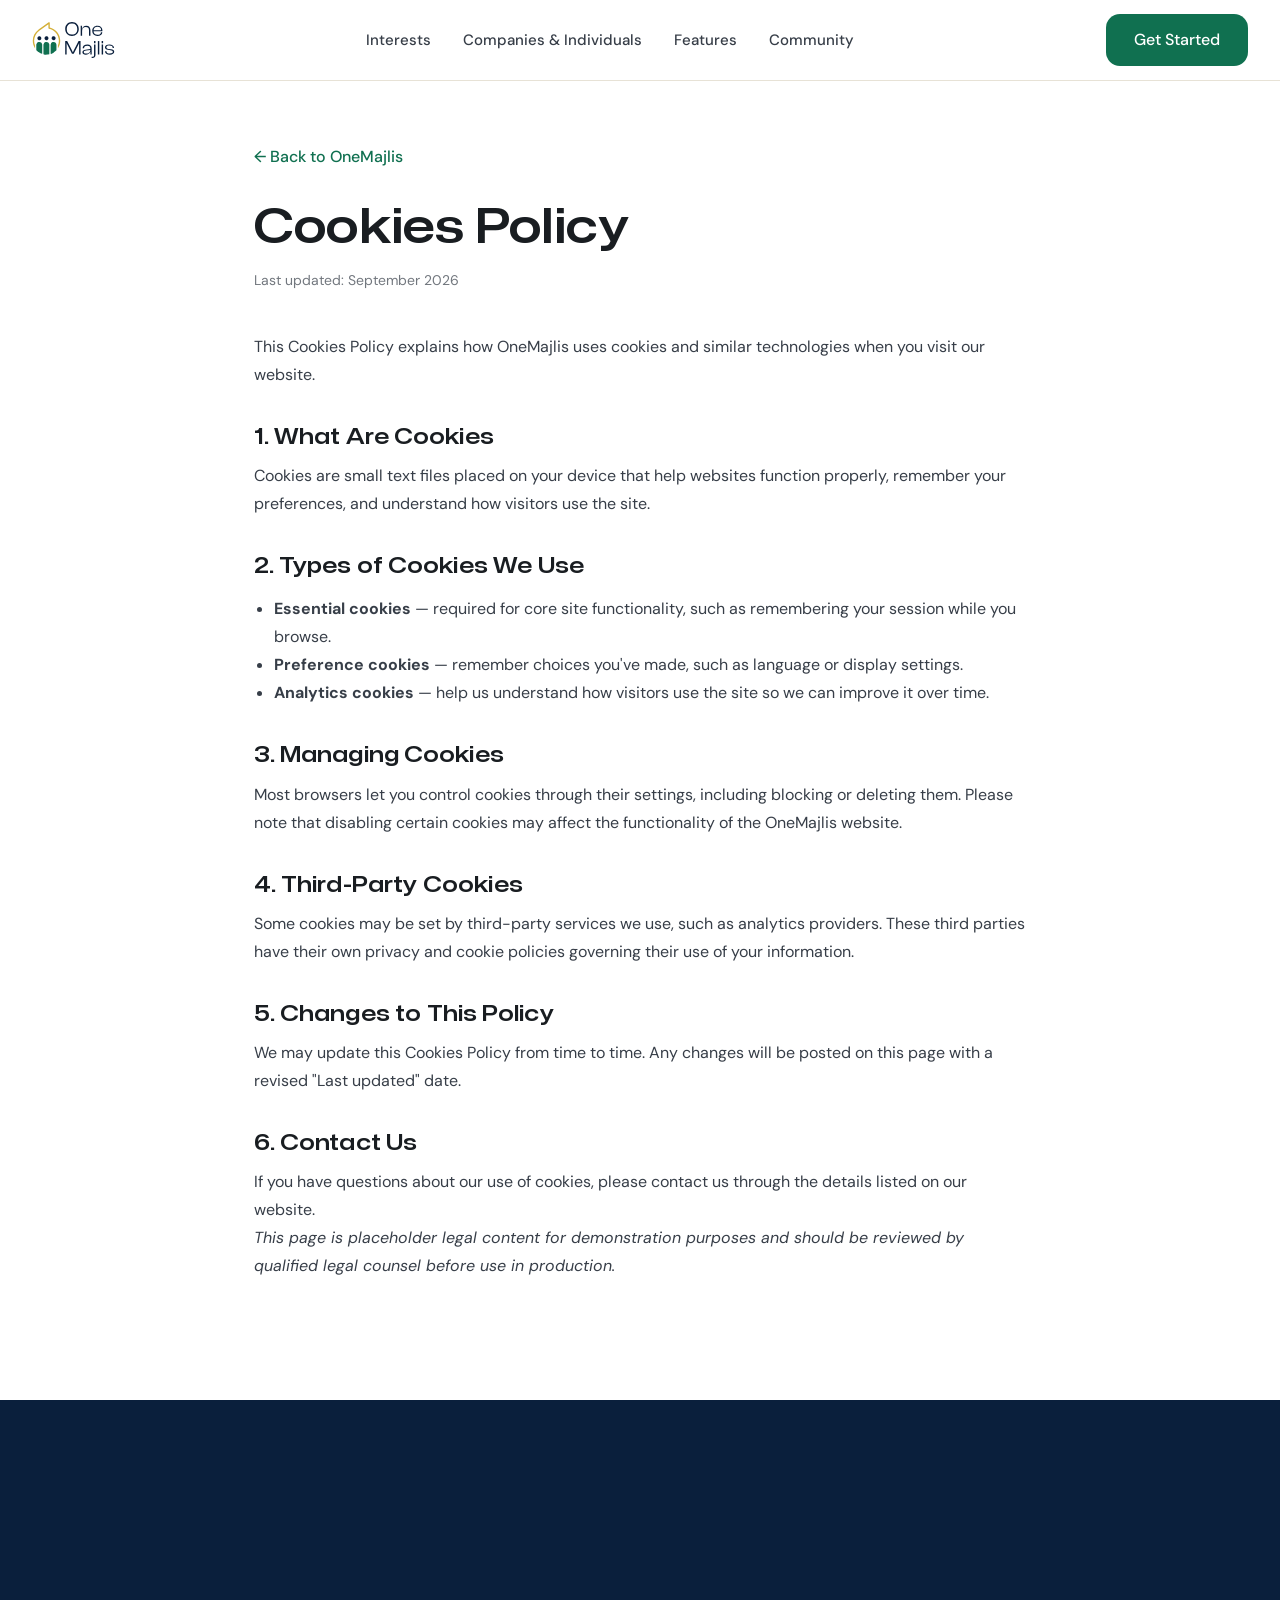
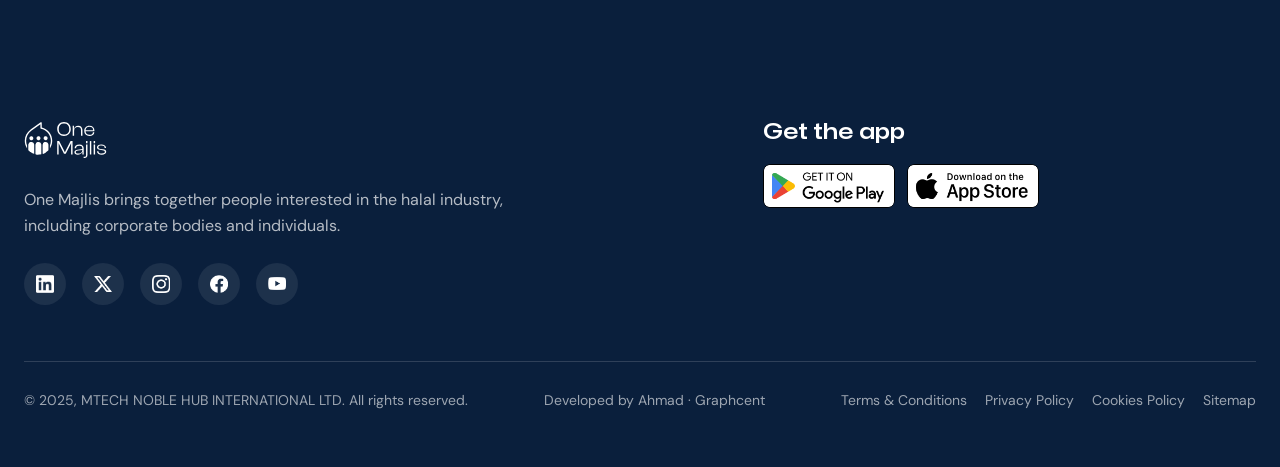
<file: cookies.html>
<!DOCTYPE html>
<html lang="en">
<head>
<meta charset="UTF-8">
<meta name="viewport" content="width=device-width, initial-scale=1">
<title>Cookies Policy | OneMajlis</title>
<meta name="description" content="Read the OneMajlis Cookies Policy.">
<link rel="icon" type="image/svg+xml" href="img/favicon.svg">
<link rel="preconnect" href="https://fonts.googleapis.com">
<link rel="preconnect" href="https://fonts.gstatic.com" crossorigin>
<link href="https://fonts.googleapis.com/css2?family=DM+Sans:ital,wght@0,400;0,500;0,700;1,400&display=swap" rel="stylesheet">
<link rel="stylesheet" href="styles.css">
</head>
<body>
<a class="skip-link" href="#main">Skip to content</a>
<header class="navbar" id="navbar">
  <div class="navbar__inner">
    <a class="brand" href="index.html" aria-label="OneMajlis home">
      <img src="img/logo.svg" alt="OneMajlis" width="132" height="64">
    </a>

    <nav class="nav-links" aria-label="Primary">
      <a href="index.html#interests">Interests</a>
      <a href="index.html#audiences">Companies &amp; Individuals</a>
      <a href="index.html#features">Features</a>
      <a href="index.html#network">Community</a>
    </nav>

    <a class="btn btn--primary" href="index.html#waitlist">Get Started</a>

    <button class="nav-toggle" id="navToggle" aria-label="Open menu" aria-expanded="false" aria-controls="mobileMenu">
      <span></span><span></span><span></span>
    </button>
  </div>

  <div class="mobile-menu" id="mobileMenu">
    <a href="index.html#interests">Interests</a>
    <a href="index.html#audiences">Companies &amp; Individuals</a>
    <a href="index.html#features">Features</a>
    <a href="index.html#network">Community</a>
    <a class="btn btn--primary" href="index.html#waitlist">Get Started</a>
  </div>
</header>
<main id="main">
<div class="legal-page">
<a class="back-link" href="index.html">← Back to OneMajlis</a>

<h1>Cookies Policy</h1>
<p class="updated">Last updated: September 2026</p>

<p>This Cookies Policy explains how OneMajlis uses cookies and similar technologies when you visit our website.</p>

<h2>1. What Are Cookies</h2>
<p>Cookies are small text files placed on your device that help websites function properly, remember your preferences, and understand how visitors use the site.</p>

<h2>2. Types of Cookies We Use</h2>
<ul>
  <li><strong>Essential cookies</strong> — required for core site functionality, such as remembering your session while you browse.</li>
  <li><strong>Preference cookies</strong> — remember choices you've made, such as language or display settings.</li>
  <li><strong>Analytics cookies</strong> — help us understand how visitors use the site so we can improve it over time.</li>
</ul>

<h2>3. Managing Cookies</h2>
<p>Most browsers let you control cookies through their settings, including blocking or deleting them. Please note that disabling certain cookies may affect the functionality of the OneMajlis website.</p>

<h2>4. Third-Party Cookies</h2>
<p>Some cookies may be set by third-party services we use, such as analytics providers. These third parties have their own privacy and cookie policies governing their use of your information.</p>

<h2>5. Changes to This Policy</h2>
<p>We may update this Cookies Policy from time to time. Any changes will be posted on this page with a revised "Last updated" date.</p>

<h2>6. Contact Us</h2>
<p>If you have questions about our use of cookies, please contact us through the details listed on our website.</p>

<p><em>This page is placeholder legal content for demonstration purposes and should be reviewed by qualified legal counsel before use in production.</em></p>

</div>
</main>
<footer class="site-footer">
  <div class="site-footer__top">
    <div class="site-footer__brand">
      <a class="brand brand--footer" href="index.html" aria-label="OneMajlis home">
        <img src="img/logo.svg" alt="OneMajlis">
      </a>
      <p>One Majlis brings together people interested in the halal industry, including corporate bodies and individuals.</p>

      <nav class="socials" aria-label="Social media">
        <a href="#" aria-label="Follow OneMajlis on LinkedIn"><img src="img/social-linkedin.png" alt=""></a>
        <a href="#" aria-label="Follow OneMajlis on X"><img src="img/social-x-twitter.png" alt=""></a>
        <a href="#" aria-label="Follow OneMajlis on Instagram"><img src="img/social-instagram.png" alt=""></a>
        <a href="#" aria-label="Follow OneMajlis on Facebook"><img src="img/social-facebook.png" alt=""></a>
        <a href="#" aria-label="Subscribe to OneMajlis on YouTube"><img src="img/social-youtube.png" alt=""></a>
      </nav>
    </div>

    <div class="site-footer__app">
      <h3>Get the app</h3>
      <div class="store-badges">
        <a href="#" aria-label="Download OneMajlis on Google Play"><img src="img/store-googleplay.png" alt="Get it on Google Play"></a>
        <a href="#" aria-label="Download OneMajlis on the App Store"><img src="img/store-appstore.png" alt="Download on the App Store"></a>
      </div>
    </div>
  </div>

  <div class="site-footer__bottom">
    <p>© 2025, MTECH NOBLE HUB INTERNATIONAL LTD. All rights reserved.</p>
    <p class="credit">Developed by Ahmad · Graphcent</p>
    <nav aria-label="Legal">
      <a href="terms.html">Terms &amp; Conditions</a>
      <a href="privacy.html">Privacy Policy</a>
      <a href="cookies.html">Cookies Policy</a>
      <a href="sitemap.html">Sitemap</a>
    </nav>
  </div>
</footer>
<script src="js/gsap/gsap.min.js"></script>
<script src="js/gsap/ScrollTrigger.min.js"></script>
<script src="script.js"></script>
</body>
</html>
</file>
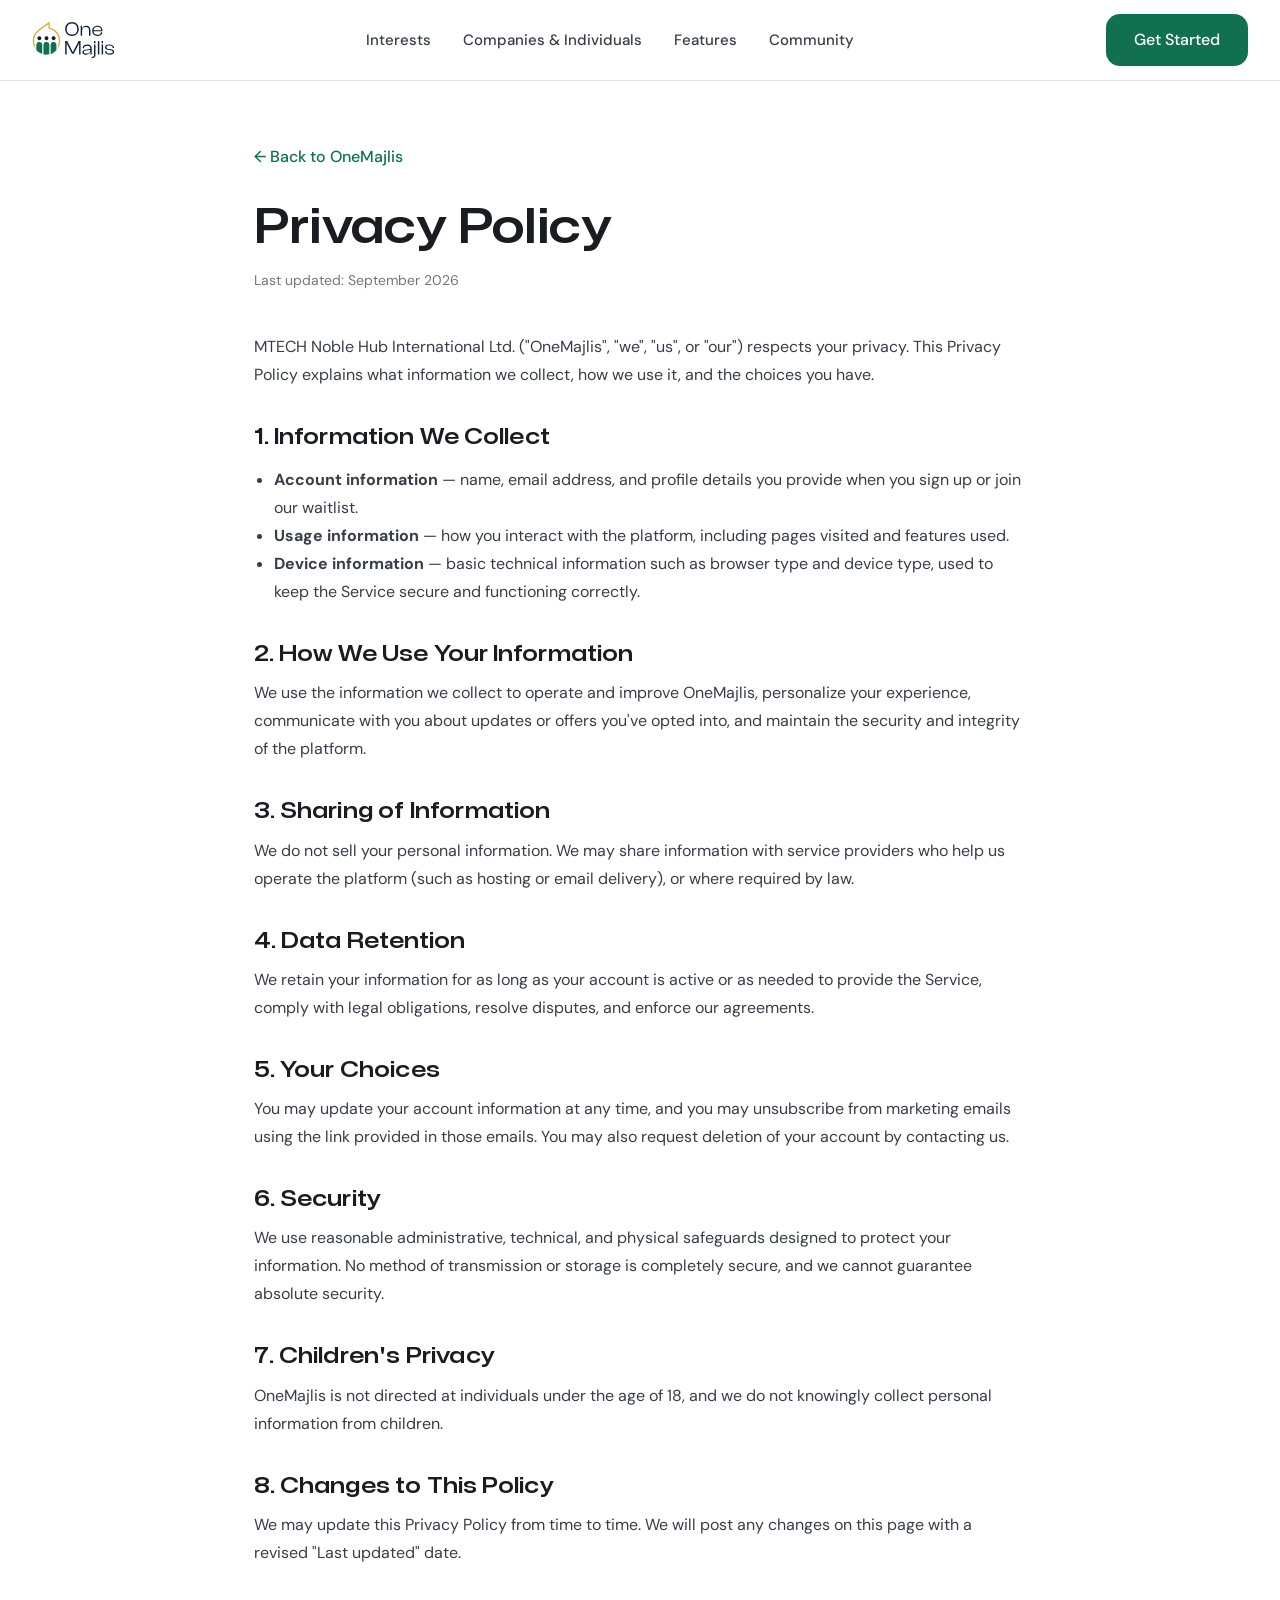
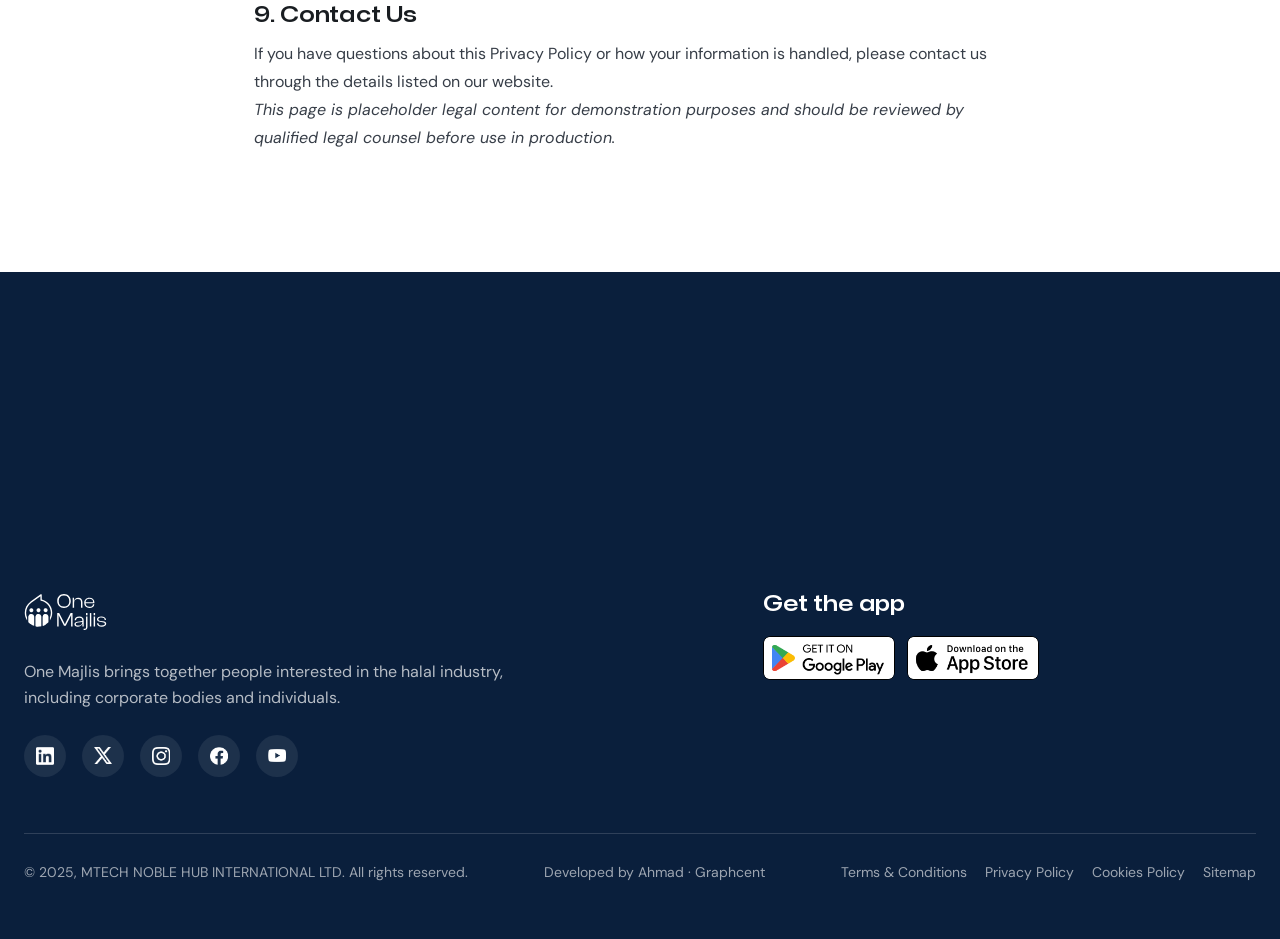
<file: privacy.html>
<!DOCTYPE html>
<html lang="en">
<head>
<meta charset="UTF-8">
<meta name="viewport" content="width=device-width, initial-scale=1">
<title>Privacy Policy | OneMajlis</title>
<meta name="description" content="Read the OneMajlis Privacy Policy.">
<link rel="icon" type="image/svg+xml" href="img/favicon.svg">
<link rel="preconnect" href="https://fonts.googleapis.com">
<link rel="preconnect" href="https://fonts.gstatic.com" crossorigin>
<link href="https://fonts.googleapis.com/css2?family=DM+Sans:ital,wght@0,400;0,500;0,700;1,400&display=swap" rel="stylesheet">
<link rel="stylesheet" href="styles.css">
</head>
<body>
<a class="skip-link" href="#main">Skip to content</a>
<header class="navbar" id="navbar">
  <div class="navbar__inner">
    <a class="brand" href="index.html" aria-label="OneMajlis home">
      <img src="img/logo.svg" alt="OneMajlis" width="132" height="64">
    </a>

    <nav class="nav-links" aria-label="Primary">
      <a href="index.html#interests">Interests</a>
      <a href="index.html#audiences">Companies &amp; Individuals</a>
      <a href="index.html#features">Features</a>
      <a href="index.html#network">Community</a>
    </nav>

    <a class="btn btn--primary" href="index.html#waitlist">Get Started</a>

    <button class="nav-toggle" id="navToggle" aria-label="Open menu" aria-expanded="false" aria-controls="mobileMenu">
      <span></span><span></span><span></span>
    </button>
  </div>

  <div class="mobile-menu" id="mobileMenu">
    <a href="index.html#interests">Interests</a>
    <a href="index.html#audiences">Companies &amp; Individuals</a>
    <a href="index.html#features">Features</a>
    <a href="index.html#network">Community</a>
    <a class="btn btn--primary" href="index.html#waitlist">Get Started</a>
  </div>
</header>
<main id="main">
<div class="legal-page">
<a class="back-link" href="index.html">← Back to OneMajlis</a>

<h1>Privacy Policy</h1>
<p class="updated">Last updated: September 2026</p>

<p>MTECH Noble Hub International Ltd. ("OneMajlis", "we", "us", or "our") respects your privacy. This Privacy Policy explains what information we collect, how we use it, and the choices you have.</p>

<h2>1. Information We Collect</h2>
<ul>
  <li><strong>Account information</strong> — name, email address, and profile details you provide when you sign up or join our waitlist.</li>
  <li><strong>Usage information</strong> — how you interact with the platform, including pages visited and features used.</li>
  <li><strong>Device information</strong> — basic technical information such as browser type and device type, used to keep the Service secure and functioning correctly.</li>
</ul>

<h2>2. How We Use Your Information</h2>
<p>We use the information we collect to operate and improve OneMajlis, personalize your experience, communicate with you about updates or offers you've opted into, and maintain the security and integrity of the platform.</p>

<h2>3. Sharing of Information</h2>
<p>We do not sell your personal information. We may share information with service providers who help us operate the platform (such as hosting or email delivery), or where required by law.</p>

<h2>4. Data Retention</h2>
<p>We retain your information for as long as your account is active or as needed to provide the Service, comply with legal obligations, resolve disputes, and enforce our agreements.</p>

<h2>5. Your Choices</h2>
<p>You may update your account information at any time, and you may unsubscribe from marketing emails using the link provided in those emails. You may also request deletion of your account by contacting us.</p>

<h2>6. Security</h2>
<p>We use reasonable administrative, technical, and physical safeguards designed to protect your information. No method of transmission or storage is completely secure, and we cannot guarantee absolute security.</p>

<h2>7. Children's Privacy</h2>
<p>OneMajlis is not directed at individuals under the age of 18, and we do not knowingly collect personal information from children.</p>

<h2>8. Changes to This Policy</h2>
<p>We may update this Privacy Policy from time to time. We will post any changes on this page with a revised "Last updated" date.</p>

<h2>9. Contact Us</h2>
<p>If you have questions about this Privacy Policy or how your information is handled, please contact us through the details listed on our website.</p>

<p><em>This page is placeholder legal content for demonstration purposes and should be reviewed by qualified legal counsel before use in production.</em></p>

</div>
</main>
<footer class="site-footer">
  <div class="site-footer__top">
    <div class="site-footer__brand">
      <a class="brand brand--footer" href="index.html" aria-label="OneMajlis home">
        <img src="img/logo.svg" alt="OneMajlis">
      </a>
      <p>One Majlis brings together people interested in the halal industry, including corporate bodies and individuals.</p>

      <nav class="socials" aria-label="Social media">
        <a href="#" aria-label="Follow OneMajlis on LinkedIn"><img src="img/social-linkedin.png" alt=""></a>
        <a href="#" aria-label="Follow OneMajlis on X"><img src="img/social-x-twitter.png" alt=""></a>
        <a href="#" aria-label="Follow OneMajlis on Instagram"><img src="img/social-instagram.png" alt=""></a>
        <a href="#" aria-label="Follow OneMajlis on Facebook"><img src="img/social-facebook.png" alt=""></a>
        <a href="#" aria-label="Subscribe to OneMajlis on YouTube"><img src="img/social-youtube.png" alt=""></a>
      </nav>
    </div>

    <div class="site-footer__app">
      <h3>Get the app</h3>
      <div class="store-badges">
        <a href="#" aria-label="Download OneMajlis on Google Play"><img src="img/store-googleplay.png" alt="Get it on Google Play"></a>
        <a href="#" aria-label="Download OneMajlis on the App Store"><img src="img/store-appstore.png" alt="Download on the App Store"></a>
      </div>
    </div>
  </div>

  <div class="site-footer__bottom">
    <p>© 2025, MTECH NOBLE HUB INTERNATIONAL LTD. All rights reserved.</p>
    <p class="credit">Developed by Ahmad · Graphcent</p>
    <nav aria-label="Legal">
      <a href="terms.html">Terms &amp; Conditions</a>
      <a href="privacy.html">Privacy Policy</a>
      <a href="cookies.html">Cookies Policy</a>
      <a href="sitemap.html">Sitemap</a>
    </nav>
  </div>
</footer>
<script src="js/gsap/gsap.min.js"></script>
<script src="js/gsap/ScrollTrigger.min.js"></script>
<script src="script.js"></script>
</body>
</html>
</file>
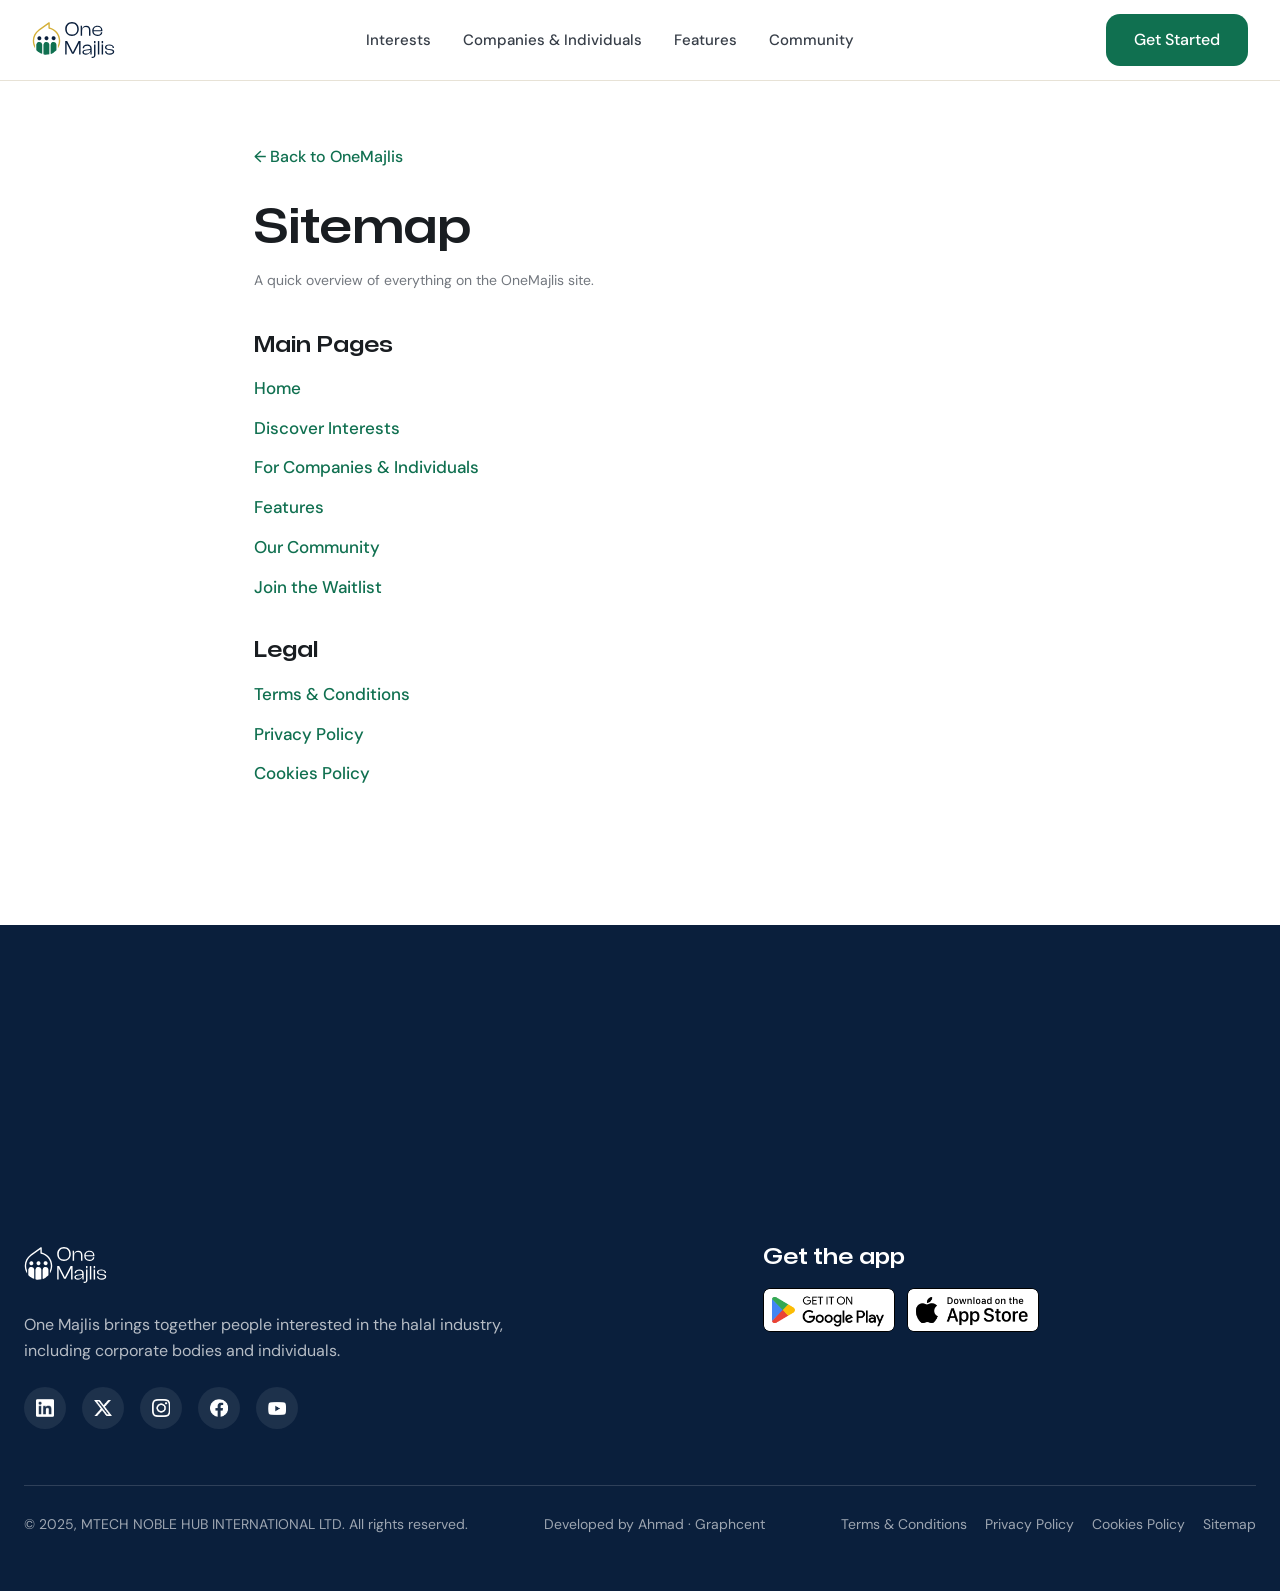
<file: sitemap.html>
<!DOCTYPE html>
<html lang="en">
<head>
<meta charset="UTF-8">
<meta name="viewport" content="width=device-width, initial-scale=1">
<title>Sitemap | OneMajlis</title>
<meta name="description" content="Browse the OneMajlis sitemap.">
<link rel="icon" type="image/svg+xml" href="img/favicon.svg">
<link rel="preconnect" href="https://fonts.googleapis.com">
<link rel="preconnect" href="https://fonts.gstatic.com" crossorigin>
<link href="https://fonts.googleapis.com/css2?family=DM+Sans:ital,wght@0,400;0,500;0,700;1,400&display=swap" rel="stylesheet">
<link rel="stylesheet" href="styles.css">
</head>
<body>
<a class="skip-link" href="#main">Skip to content</a>
<header class="navbar" id="navbar">
  <div class="navbar__inner">
    <a class="brand" href="index.html" aria-label="OneMajlis home">
      <img src="img/logo.svg" alt="OneMajlis" width="132" height="64">
    </a>

    <nav class="nav-links" aria-label="Primary">
      <a href="index.html#interests">Interests</a>
      <a href="index.html#audiences">Companies &amp; Individuals</a>
      <a href="index.html#features">Features</a>
      <a href="index.html#network">Community</a>
    </nav>

    <a class="btn btn--primary" href="index.html#waitlist">Get Started</a>

    <button class="nav-toggle" id="navToggle" aria-label="Open menu" aria-expanded="false" aria-controls="mobileMenu">
      <span></span><span></span><span></span>
    </button>
  </div>

  <div class="mobile-menu" id="mobileMenu">
    <a href="index.html#interests">Interests</a>
    <a href="index.html#audiences">Companies &amp; Individuals</a>
    <a href="index.html#features">Features</a>
    <a href="index.html#network">Community</a>
    <a class="btn btn--primary" href="index.html#waitlist">Get Started</a>
  </div>
</header>
<main id="main">
<div class="legal-page">
<a class="back-link" href="index.html">← Back to OneMajlis</a>

<h1>Sitemap</h1>
<p class="updated">A quick overview of everything on the OneMajlis site.</p>

<h2>Main Pages</h2>
<ul class="sitemap-list">
  <li><a href="index.html">Home</a></li>
  <li><a href="index.html#interests">Discover Interests</a></li>
  <li><a href="index.html#audiences">For Companies &amp; Individuals</a></li>
  <li><a href="index.html#features">Features</a></li>
  <li><a href="index.html#network">Our Community</a></li>
  <li><a href="index.html#waitlist">Join the Waitlist</a></li>
</ul>

<h2>Legal</h2>
<ul class="sitemap-list">
  <li><a href="terms.html">Terms &amp; Conditions</a></li>
  <li><a href="privacy.html">Privacy Policy</a></li>
  <li><a href="cookies.html">Cookies Policy</a></li>
</ul>

</div>
</main>
<footer class="site-footer">
  <div class="site-footer__top">
    <div class="site-footer__brand">
      <a class="brand brand--footer" href="index.html" aria-label="OneMajlis home">
        <img src="img/logo.svg" alt="OneMajlis">
      </a>
      <p>One Majlis brings together people interested in the halal industry, including corporate bodies and individuals.</p>

      <nav class="socials" aria-label="Social media">
        <a href="#" aria-label="Follow OneMajlis on LinkedIn"><img src="img/social-linkedin.png" alt=""></a>
        <a href="#" aria-label="Follow OneMajlis on X"><img src="img/social-x-twitter.png" alt=""></a>
        <a href="#" aria-label="Follow OneMajlis on Instagram"><img src="img/social-instagram.png" alt=""></a>
        <a href="#" aria-label="Follow OneMajlis on Facebook"><img src="img/social-facebook.png" alt=""></a>
        <a href="#" aria-label="Subscribe to OneMajlis on YouTube"><img src="img/social-youtube.png" alt=""></a>
      </nav>
    </div>

    <div class="site-footer__app">
      <h3>Get the app</h3>
      <div class="store-badges">
        <a href="#" aria-label="Download OneMajlis on Google Play"><img src="img/store-googleplay.png" alt="Get it on Google Play"></a>
        <a href="#" aria-label="Download OneMajlis on the App Store"><img src="img/store-appstore.png" alt="Download on the App Store"></a>
      </div>
    </div>
  </div>

  <div class="site-footer__bottom">
    <p>© 2025, MTECH NOBLE HUB INTERNATIONAL LTD. All rights reserved.</p>
    <p class="credit">Developed by Ahmad · Graphcent</p>
    <nav aria-label="Legal">
      <a href="terms.html">Terms &amp; Conditions</a>
      <a href="privacy.html">Privacy Policy</a>
      <a href="cookies.html">Cookies Policy</a>
      <a href="sitemap.html">Sitemap</a>
    </nav>
  </div>
</footer>
<script src="js/gsap/gsap.min.js"></script>
<script src="js/gsap/ScrollTrigger.min.js"></script>
<script src="script.js"></script>
</body>
</html>
</file>
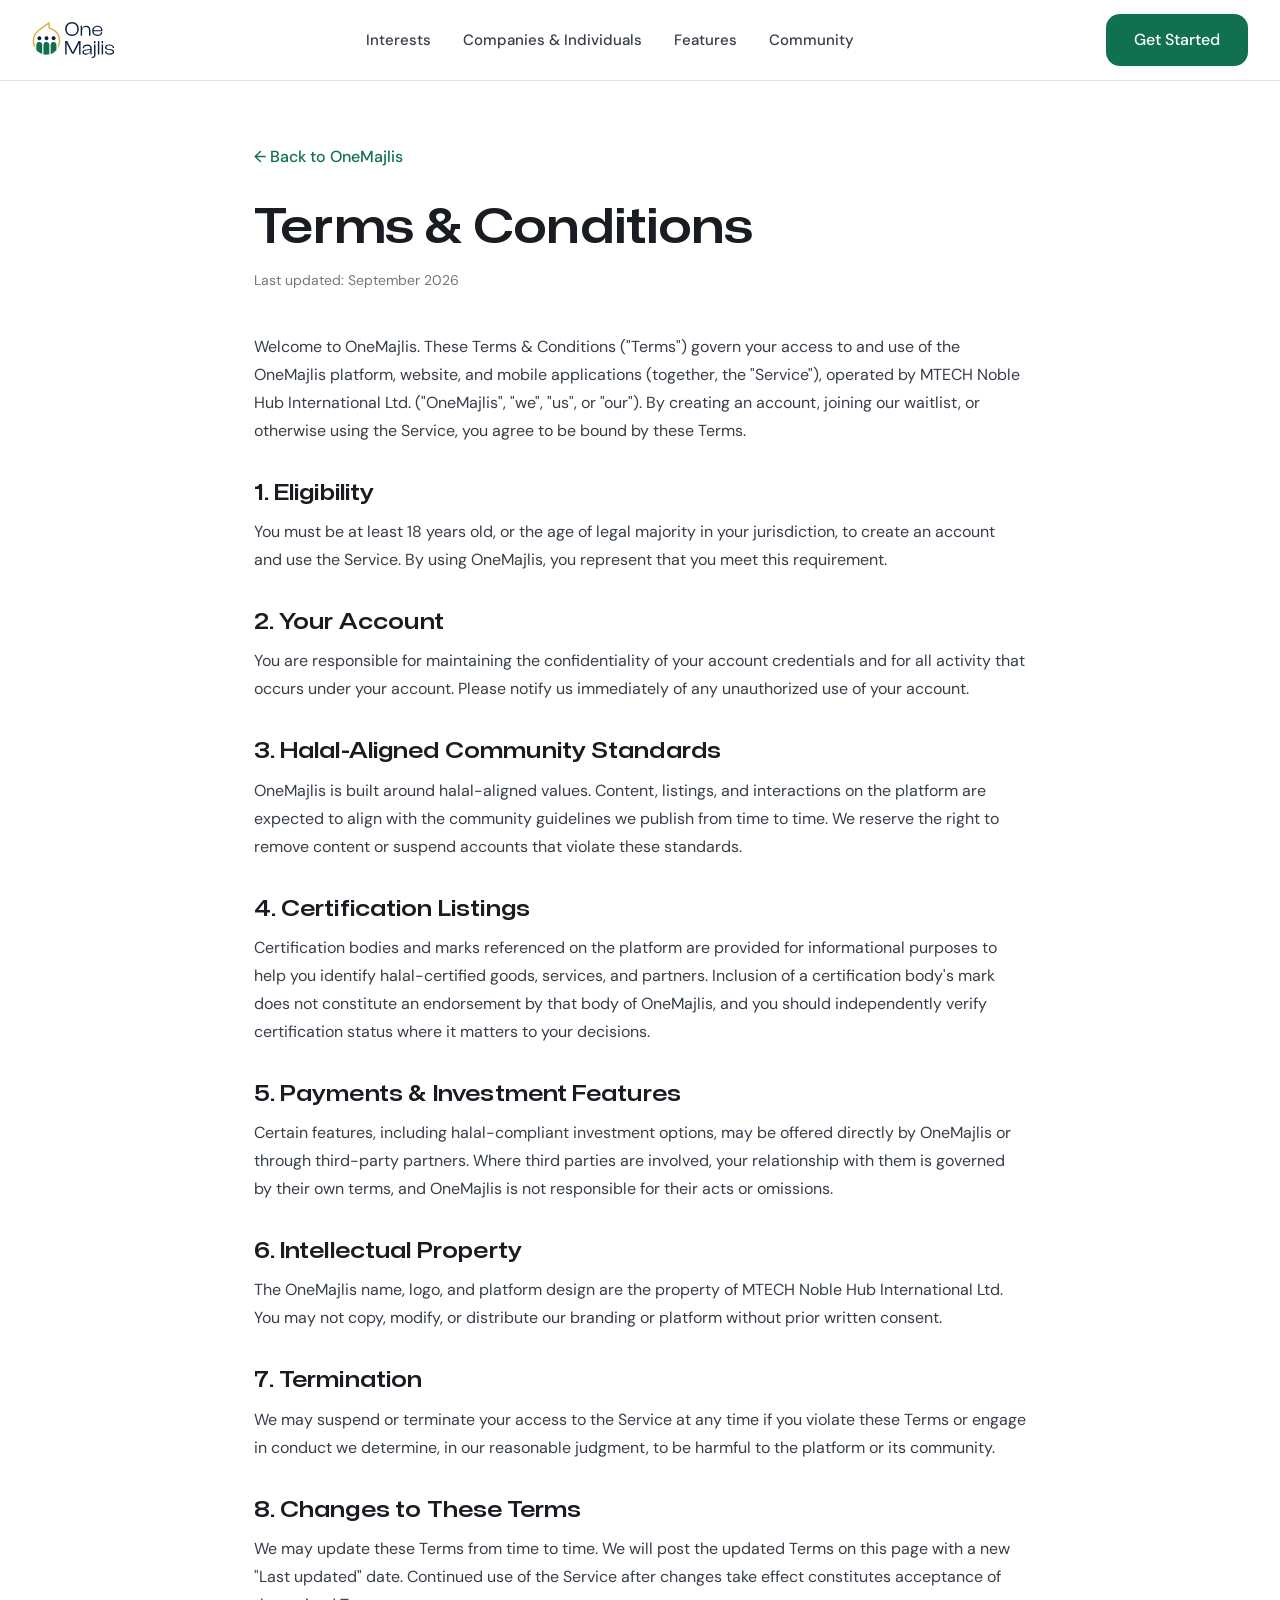
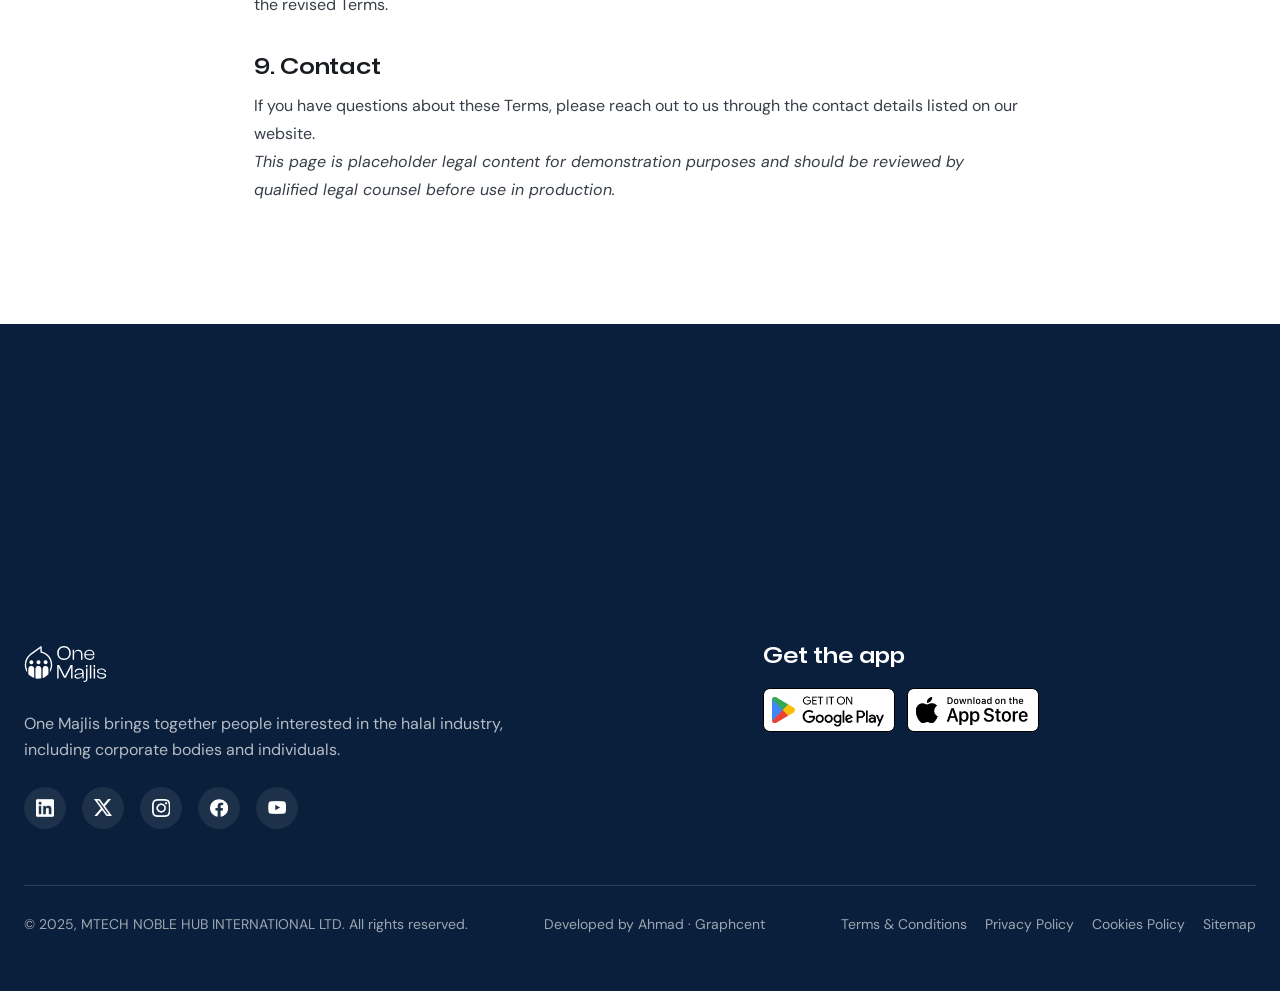
<file: terms.html>
<!DOCTYPE html>
<html lang="en">
<head>
<meta charset="UTF-8">
<meta name="viewport" content="width=device-width, initial-scale=1">
<title>Terms & Conditions | OneMajlis</title>
<meta name="description" content="Read the OneMajlis Terms & Conditions.">
<link rel="icon" type="image/svg+xml" href="img/favicon.svg">
<link rel="preconnect" href="https://fonts.googleapis.com">
<link rel="preconnect" href="https://fonts.gstatic.com" crossorigin>
<link href="https://fonts.googleapis.com/css2?family=DM+Sans:ital,wght@0,400;0,500;0,700;1,400&display=swap" rel="stylesheet">
<link rel="stylesheet" href="styles.css">
</head>
<body>
<a class="skip-link" href="#main">Skip to content</a>
<header class="navbar" id="navbar">
  <div class="navbar__inner">
    <a class="brand" href="index.html" aria-label="OneMajlis home">
      <img src="img/logo.svg" alt="OneMajlis" width="132" height="64">
    </a>

    <nav class="nav-links" aria-label="Primary">
      <a href="index.html#interests">Interests</a>
      <a href="index.html#audiences">Companies &amp; Individuals</a>
      <a href="index.html#features">Features</a>
      <a href="index.html#network">Community</a>
    </nav>

    <a class="btn btn--primary" href="index.html#waitlist">Get Started</a>

    <button class="nav-toggle" id="navToggle" aria-label="Open menu" aria-expanded="false" aria-controls="mobileMenu">
      <span></span><span></span><span></span>
    </button>
  </div>

  <div class="mobile-menu" id="mobileMenu">
    <a href="index.html#interests">Interests</a>
    <a href="index.html#audiences">Companies &amp; Individuals</a>
    <a href="index.html#features">Features</a>
    <a href="index.html#network">Community</a>
    <a class="btn btn--primary" href="index.html#waitlist">Get Started</a>
  </div>
</header>
<main id="main">
<div class="legal-page">
<a class="back-link" href="index.html">← Back to OneMajlis</a>

<h1>Terms &amp; Conditions</h1>
<p class="updated">Last updated: September 2026</p>

<p>Welcome to OneMajlis. These Terms &amp; Conditions ("Terms") govern your access to and use of the OneMajlis platform, website, and mobile applications (together, the "Service"), operated by MTECH Noble Hub International Ltd. ("OneMajlis", "we", "us", or "our"). By creating an account, joining our waitlist, or otherwise using the Service, you agree to be bound by these Terms.</p>

<h2>1. Eligibility</h2>
<p>You must be at least 18 years old, or the age of legal majority in your jurisdiction, to create an account and use the Service. By using OneMajlis, you represent that you meet this requirement.</p>

<h2>2. Your Account</h2>
<p>You are responsible for maintaining the confidentiality of your account credentials and for all activity that occurs under your account. Please notify us immediately of any unauthorized use of your account.</p>

<h2>3. Halal-Aligned Community Standards</h2>
<p>OneMajlis is built around halal-aligned values. Content, listings, and interactions on the platform are expected to align with the community guidelines we publish from time to time. We reserve the right to remove content or suspend accounts that violate these standards.</p>

<h2>4. Certification Listings</h2>
<p>Certification bodies and marks referenced on the platform are provided for informational purposes to help you identify halal-certified goods, services, and partners. Inclusion of a certification body's mark does not constitute an endorsement by that body of OneMajlis, and you should independently verify certification status where it matters to your decisions.</p>

<h2>5. Payments &amp; Investment Features</h2>
<p>Certain features, including halal-compliant investment options, may be offered directly by OneMajlis or through third-party partners. Where third parties are involved, your relationship with them is governed by their own terms, and OneMajlis is not responsible for their acts or omissions.</p>

<h2>6. Intellectual Property</h2>
<p>The OneMajlis name, logo, and platform design are the property of MTECH Noble Hub International Ltd. You may not copy, modify, or distribute our branding or platform without prior written consent.</p>

<h2>7. Termination</h2>
<p>We may suspend or terminate your access to the Service at any time if you violate these Terms or engage in conduct we determine, in our reasonable judgment, to be harmful to the platform or its community.</p>

<h2>8. Changes to These Terms</h2>
<p>We may update these Terms from time to time. We will post the updated Terms on this page with a new "Last updated" date. Continued use of the Service after changes take effect constitutes acceptance of the revised Terms.</p>

<h2>9. Contact</h2>
<p>If you have questions about these Terms, please reach out to us through the contact details listed on our website.</p>

<p><em>This page is placeholder legal content for demonstration purposes and should be reviewed by qualified legal counsel before use in production.</em></p>

</div>
</main>
<footer class="site-footer">
  <div class="site-footer__top">
    <div class="site-footer__brand">
      <a class="brand brand--footer" href="index.html" aria-label="OneMajlis home">
        <img src="img/logo.svg" alt="OneMajlis">
      </a>
      <p>One Majlis brings together people interested in the halal industry, including corporate bodies and individuals.</p>

      <nav class="socials" aria-label="Social media">
        <a href="#" aria-label="Follow OneMajlis on LinkedIn"><img src="img/social-linkedin.png" alt=""></a>
        <a href="#" aria-label="Follow OneMajlis on X"><img src="img/social-x-twitter.png" alt=""></a>
        <a href="#" aria-label="Follow OneMajlis on Instagram"><img src="img/social-instagram.png" alt=""></a>
        <a href="#" aria-label="Follow OneMajlis on Facebook"><img src="img/social-facebook.png" alt=""></a>
        <a href="#" aria-label="Subscribe to OneMajlis on YouTube"><img src="img/social-youtube.png" alt=""></a>
      </nav>
    </div>

    <div class="site-footer__app">
      <h3>Get the app</h3>
      <div class="store-badges">
        <a href="#" aria-label="Download OneMajlis on Google Play"><img src="img/store-googleplay.png" alt="Get it on Google Play"></a>
        <a href="#" aria-label="Download OneMajlis on the App Store"><img src="img/store-appstore.png" alt="Download on the App Store"></a>
      </div>
    </div>
  </div>

  <div class="site-footer__bottom">
    <p>© 2025, MTECH NOBLE HUB INTERNATIONAL LTD. All rights reserved.</p>
    <p class="credit">Developed by Ahmad · Graphcent</p>
    <nav aria-label="Legal">
      <a href="terms.html">Terms &amp; Conditions</a>
      <a href="privacy.html">Privacy Policy</a>
      <a href="cookies.html">Cookies Policy</a>
      <a href="sitemap.html">Sitemap</a>
    </nav>
  </div>
</footer>
<script src="js/gsap/gsap.min.js"></script>
<script src="js/gsap/ScrollTrigger.min.js"></script>
<script src="script.js"></script>
</body>
</html>
</file>
<file: styles.css>
/* ============================================================
   OneMajlis — landing page styles
   Fonts: Mona Sans SemiBold Wide (headings) + DM Sans (body)
   ============================================================ */

@font-face {
  font-family: 'Mona Sans SemiBold Wide';
  font-style: normal;
  font-display: swap;
  font-weight: 600;
  src: url('fonts/Mona-Sans-SemiBoldWide.woff') format('woff');
}

@font-face {
  font-family: 'Mona Sans Variable';
  font-style: normal;
  font-display: swap;
  font-weight: 200 900;
  src: url(https://cdn.jsdelivr.net/fontsource/fonts/mona-sans:vf@5.3.0/latin-wght-normal.woff2) format('woff2-variations');
}

:root {
  --navy: #0A1F3C;
  --navy-dark: #07172C;
  --green: #107050;
  --green-dark: #0C5A40;
  --gold: #D4AF37;
  --gold-dark: #B8912A;
  --cream: #F5F4F0;
  --white: #FFFFFF;
  --ink: #191D21;
  --body: #373E48;
  --line: #E7E2D6;

  --font-display: 'Mona Sans SemiBold Wide', 'Mona Sans Variable', 'Segoe UI', sans-serif;
  --font-body: 'DM Sans', 'Segoe UI', sans-serif;

  --max: 1240px;
  --radius-xl: 48px;
  --radius-lg: 32px;
  --radius-md: 20px;

  --shadow-card: 0 24px 50px -22px rgba(10, 31, 60, 0.28);
  --ease-out: cubic-bezier(.19,1,.22,1);
}

*, *::before, *::after { box-sizing: border-box; }
html { scroll-behavior: smooth; }

@media (prefers-reduced-motion: reduce) {
  html { scroll-behavior: auto; }
  *, *::before, *::after {
    animation-duration: 0.001ms !important;
    animation-iteration-count: 1 !important;
    transition-duration: 0.001ms !important;
  }
}

body {
  margin: 0;
  font-family: var(--font-body);
  color: var(--body);
  background: var(--white);
  line-height: 1.5;
  -webkit-font-smoothing: antialiased;
  overflow-x: hidden;
}

h1, h2, h3 {
  font-family: var(--font-display);
  font-weight: 600;
  letter-spacing: 0.005em;
  color: var(--ink);
  margin: 0;
  line-height: 1.15;
}

p { margin: 0; }
a { color: inherit; }
img, svg { display: block; max-width: 100%; }
button { font-family: inherit; }

.visually-hidden {
  position: absolute; width: 1px; height: 1px; padding: 0; margin: -1px;
  overflow: hidden; clip: rect(0 0 0 0); white-space: nowrap; border: 0;
}

.skip-link {
  position: absolute; left: 12px; top: -60px;
  background: var(--navy); color: var(--white);
  padding: 10px 18px; border-radius: 8px; z-index: 200;
  text-decoration: none !important;
  transition: top 0.2s ease;
}
.skip-link:focus { top: 12px; }

:focus-visible { outline: 3px solid var(--gold); outline-offset: 3px; }

.lg-only { display: inline; }

/* ---------- Buttons & Links (No Underlines) ---------- */
.btn {
  display: inline-flex; align-items: center; justify-content: center; gap: 8px;
  padding: 14px 28px; border-radius: 14px;
  font-family: var(--font-body); font-weight: 500; font-size: 16px;
  border: none; cursor: pointer; text-align: center; white-space: nowrap;
  text-decoration: none !important;
  transition: transform 0.2s var(--ease-out), box-shadow 0.2s ease, background-color 0.2s ease;
}
.btn:hover, .btn:focus, .btn:active, .btn:visited {
  text-decoration: none !important;
}
.btn:hover { transform: translateY(-2px); }
.btn:active { transform: translateY(0); }
.btn--primary, .btn--green { background: var(--green); color: var(--white); }
.btn--primary:hover, .btn--green:hover { background: var(--green-dark); box-shadow: 0 12px 24px -10px rgba(16,112,80,.55); }
.btn--gold { background: var(--gold); color: var(--navy); }
.btn--gold:hover { background: var(--gold-dark); box-shadow: 0 12px 24px -10px rgba(212,175,55,.55); }

/* ---------- Word-by-word blur reveal for headings ---------- */
.word-wrap {
  display: inline-block;
  white-space: nowrap;
}
.word-reveal {
  display: inline-block;
  opacity: 0;
  filter: blur(8px);
  transform: translateY(10px);
  transition: opacity 0.65s cubic-bezier(.19,1,.22,1), filter 0.65s cubic-bezier(.19,1,.22,1), transform 0.65s cubic-bezier(.19,1,.22,1);
  will-change: opacity, filter, transform;
}
.heading-revealed .word-reveal,
.word-reveal.is-revealed {
  opacity: 1;
  filter: blur(0);
  transform: translateY(0);
}
@media (prefers-reduced-motion: reduce) {
  .word-reveal {
    opacity: 1 !important;
    filter: none !important;
    transform: none !important;
    transition: none !important;
  }
}

/* ---------- Scroll reveal ---------- */
.reveal {
  opacity: 0;
  transform: translateY(28px);
  transition: opacity .7s var(--ease-out), transform .7s var(--ease-out);
}
.reveal.in-view { opacity: 1; transform: translateY(0); }
.reveal-stagger.in-view > * { transition-delay: calc(var(--i, 0) * 90ms); }

/* Flow line-draw (SVG chart paths with stroke #107050) */
.chart-flow path[stroke="#107050"] {
  stroke-dasharray: 1000;
  stroke-dashoffset: 1000;
  transition: stroke-dashoffset 2s var(--ease-out);
}
.chart-flow.in-view path[stroke="#107050"],
.feature.in-view .chart-flow path[stroke="#107050"] {
  stroke-dashoffset: 0;
}

/* ---------- Inlined Zigzag Line Drawing ---------- */
.zig-line {
  display: block;
  overflow: visible;
}
/* Default single path rule (broad compatibility) */
.zig-line path,
.zig-line .zig-path {
  stroke-dasharray: 800;
  stroke-dashoffset: 800;
  transition: stroke-dashoffset 1.4s cubic-bezier(.16,1,.3,1);
}
/* Hero zigzag fires on load */
.zig-line--hero .zig-path {
  stroke-dasharray: 800;
  stroke-dashoffset: 800;
  transition: stroke-dashoffset 1.6s cubic-bezier(.16,1,.3,1);
}
.zig-line.in-view path,
.zig-line.in-view .zig-path,
.in-view .zig-line path,
.in-view .zig-line .zig-path,
.zig-line.drawn path,
.zig-line.drawn .zig-path {
  stroke-dashoffset: 0;
}

/* Features section inline underline on word 'Features' */
.features__underline-wrap {
  position: relative;
  display: inline-block;
  white-space: nowrap;
}
.zig-line--features {
  position: absolute;
  left: -4%;
  bottom: -14px;
  width: 108%;
  height: 28px;
  pointer-events: none;
  z-index: 2;
  overflow: visible;
}

/* ---------- Layout helpers ---------- */
.section-title {
  font-size: clamp(30px, 4.2vw, 50px);
  font-weight: 600;
  text-align: center;
  max-width: 920px;
  margin: 0 auto;
}
.section-title--left { text-align: left; margin: 0; }
.squiggle { width: 200px; height: 16px; margin: 18px auto 0; }
.squiggle--left { margin-left: 0; }

/* ============================================================
   Navbar
   ============================================================ */
.navbar {
  position: sticky; top: 0; z-index: 100;
  background: rgba(255,255,255,.98);
  border-bottom: 1px solid var(--line);
}
.navbar__inner {
  max-width: 1440px; margin: 0 auto; padding: 14px 32px;
  display: flex; align-items: center; justify-content: space-between; gap: 24px;
}
.brand { display: inline-flex; align-items: center; text-decoration: none !important; }
.brand img { height: 40px; width: auto; }

.nav-links { display: flex; align-items: center; gap: 32px; margin: 0 auto; }
.nav-links a { text-decoration: none; color: var(--body); font-size: 15px; font-weight: 500; }
.nav-links a:hover { color: var(--green); }

.nav-toggle {
  display: none; flex-direction: column; justify-content: center; gap: 5px;
  width: 40px; height: 40px; background: none; border: none; cursor: pointer; border-radius: 8px;
}
.nav-toggle span { display: block; width: 22px; height: 2px; background: var(--navy); margin: 0 auto; transition: transform 0.2s ease, opacity 0.2s ease; }
.nav-toggle[aria-expanded="true"] span:nth-child(1) { transform: translateY(7px) rotate(45deg); }
.nav-toggle[aria-expanded="true"] span:nth-child(2) { opacity: 0; }
.nav-toggle[aria-expanded="true"] span:nth-child(3) { transform: translateY(-7px) rotate(-45deg); }

.mobile-menu { display: none; flex-direction: column; gap: 4px; padding: 8px 24px 20px; border-top: 1px solid var(--line); }
.mobile-menu a { padding: 12px 4px; text-decoration: none; color: var(--body); font-weight: 500; border-bottom: 1px solid var(--line); }
.mobile-menu .btn { margin-top: 12px; }
.mobile-menu.is-open { display: flex; }

/* ============================================================
   Hero
   ============================================================ */
.hero { padding: 24px 20px 0; }

.hero__panel {
  position: relative;
  max-width: 1440px; margin: 0 auto;
  background: var(--cream);
  border-radius: var(--radius-xl);
  padding: clamp(48px, 6vw, 80px) clamp(20px, 6vw, 80px) 0;
  overflow: hidden;
  isolation: isolate;
  display: flex;
  flex-direction: column;
}

.hero__grid-pattern {
  position: absolute; inset: 0;
  background-image: url('img/grid-pattern.svg');
  background-repeat: no-repeat;
  background-position: center top;
  background-size: cover;
  opacity: .8;
  z-index: 0;
  pointer-events: none;
}

.hero__content {
  position: relative; z-index: 2;
  display: flex; flex-direction: column; align-items: center; text-align: center; gap: 20px;
  max-width: 880px; margin: 0 auto;
}

.eyebrow {
  display: inline-flex; align-items: center;
  padding: 12px 24px; background: var(--white); border-radius: 14px;
  font-size: 15px; font-weight: 500; color: var(--green);
  box-shadow: 0 1px 2px rgba(0,0,0,.05);
}

.hero__title { font-size: clamp(34px, 5.2vw, 64px); font-weight: 600; }

/* Hero zigzag underline under 'halal way' */
.hero__underline-wrap {
  position: relative;
  display: inline-block;
  white-space: nowrap;
}
.zig-line--hero {
  position: absolute;
  left: -4%;
  bottom: -16px;
  width: 108%;
  height: 32px;
  pointer-events: none;
  z-index: 2;
  overflow: visible;
}
@media (max-width: 640px) {
  .zig-line--hero {
    bottom: -12px;
    height: 22px;
  }
}

.hero__lede { font-size: clamp(17px, 1.8vw, 21px); max-width: 46ch; }

.capture-form {
  display: flex; width: 100%; max-width: 500px;
  background: var(--white); border-radius: 16px; padding: 6px; gap: 6px;
  box-shadow: var(--shadow-card);
}
.capture-form__input {
  flex: 1; min-width: 0; border: none; outline: none; background: transparent;
  padding: 12px 16px; font-family: var(--font-body); font-size: 15px; color: var(--ink);
}
.capture-form__input::placeholder { color: #9AA0A6; }
.capture-form__btn { flex-shrink: 0; padding: 12px 22px; font-size: 14px; border-radius: 12px; text-decoration: none !important; }
.capture-form__note { min-height: 1.2em; font-size: 14px; color: var(--green); font-weight: 500; }

/* Hero device + widgets + floating avatars stage */
.hero__stage {
  position: relative; z-index: 2;
  width: min(760px, 92%);
  margin: 18px auto 0;
  aspect-ratio: 802 / 760;
  overflow: visible;
}

/* Device mask: clips the phone to the hero container, flush bottom */
.hero__device-mask {
  position: absolute;
  left: 0; right: 0; bottom: 0; top: 0;
  overflow: hidden;
  display: flex;
  justify-content: center;
  align-items: flex-end;
  pointer-events: none;
}

.hero__device {
  width: 90%;
  height: 100%;
  display: flex;
  justify-content: center;
  align-items: flex-end;
  opacity: 0;
  transform: translateY(100%);
  transition: transform 1.1s cubic-bezier(.16, 1, .3, 1), opacity 0.4s ease-out;
}
.hero__device.in-view {
  opacity: 1;
  transform: translateY(0);
}
.hero__device img {
  width: 100%;
  height: 100%;
  object-fit: contain;
  object-position: bottom center;
  display: block;
}

.hero__widget {
  position: absolute;
  opacity: 0; transform: translateY(26px);
  transition: opacity .7s var(--ease-out), transform .7s var(--ease-out);
}
.hero__widget img { width: 100%; display: block; }
.hero__widget--shop   { left: 0%;      top: 60.5%;  width: 36.4%; transition-delay: .55s; z-index: 4; }
.hero__widget--radio  { left: 62.1%;   top: 49.2%;  width: 37.9%; transition-delay: .78s; z-index: 4; }
.hero__widget--invest { left: 72.2%;   top: 22.9%;  width: 27.8%; transition-delay: 1.0s; z-index: 4; }
.hero__widget.in-view { opacity: 1; transform: translateY(0); }


/* Floating avatars — repositioned completely clear of phone silhouette */
.hero__avatars { position: absolute; inset: 0; z-index: 6; pointer-events: none; }
.avatar {
  position: absolute; border-radius: 50%; aspect-ratio: 1 / 1; overflow: hidden;
  box-shadow: 0 12px 30px -6px rgba(0,0,0,.28); border: 3px solid var(--white);
  opacity: 0;
}
.avatar img { width: 100%; height: 100%; object-fit: cover; }
.avatar.in-view {
  animation: avatar-in .7s var(--ease-out) forwards, avatar-float 5.5s ease-in-out infinite;
  animation-delay: var(--in-delay, 0s), calc(var(--in-delay, 0s) + var(--loop-delay, 1.6s));
}

.avatar-0 { left: 4.5%;  top: 2%;   width: 7.2%; }
.avatar-1 { left: 0.5%;  top: 68%;  width: 6.2%; }
.avatar-2 { left: 5%;    top: 42%;  width: 7.8%; }
.avatar-3 { left: 1.5%;  top: 22%;  width: 5.6%; }
.avatar-4 { left: 88%;   top: 6%;   width: 7.8%; }
.avatar-5 { left: 87%;   top: 64%;  width: 10.2%; }
.avatar-6 { left: 88.5%; top: 32%;  width: 6.4%; }

@keyframes avatar-in {
  from { opacity: 0; transform: translateY(18px) scale(.8); }
  to   { opacity: 1; transform: translateY(0) scale(1); }
}
@keyframes avatar-float {
  0%, 100% { transform: translateY(0); }
  50% { transform: translateY(-10px); }
}

.hero__spacer { display: none; height: 0; margin: 0; padding: 0; }

/* ============================================================
   Certification strip — Infinite Marquee
   ============================================================ */
.certs { max-width: 100%; margin: 0 auto; padding: 80px 0 35px; text-align: center; overflow: hidden; }
.certs__heading { font-size: clamp(24px, 2.6vw, 32px); color: var(--body); font-weight: 500; font-family: var(--font-body); margin-bottom: 36px; }

.certs__marquee {
  width: 100%;
  overflow: hidden;
  position: relative;
  display: flex;
  /* Full edge-to-edge blur fade — logos dissolve into nothing at both ends */
  mask-image: linear-gradient(to right, transparent 0%, black 18%, black 82%, transparent 100%);
  -webkit-mask-image: linear-gradient(to right, transparent 0%, black 18%, black 82%, transparent 100%);
}
.certs__track {
  list-style: none; margin: 0; padding: 12px 24px;
  display: flex; align-items: center; gap: 56px;
  white-space: nowrap; flex-shrink: 0;
  animation: certs-marquee 28s linear infinite;
}
.certs__marquee:hover .certs__track {
  animation-play-state: paused;
}
.certs__track li { display: inline-flex; align-items: center; justify-content: center; height: 64px; flex-shrink: 0; }
.certs__track img { max-height: 56px; width: auto; filter: grayscale(15%); opacity: .92; transition: filter 0.2s ease, opacity 0.2s ease; }
.certs__track img:hover { filter: grayscale(0%); opacity: 1; }

@keyframes certs-marquee {
  0% { transform: translateX(0); }
  100% { transform: translateX(-50%); }
}
@media (prefers-reduced-motion: reduce) {
  .certs__track {
    animation: none;
    flex-wrap: wrap;
    justify-content: center;
  }
}

/* ============================================================
   Interests
   ============================================================ */
.interests { max-width: var(--max); margin: 0 auto; padding: 50px 24px 100px; }
.interest-grid { margin-top: 48px; display: grid; grid-template-columns: repeat(3, 1fr); gap: 24px; }
.interest-card { border-radius: var(--radius-md); overflow: hidden; transition: transform .3s var(--ease-out), box-shadow .3s var(--ease-out); }
.interest-card:hover { transform: translateY(-6px); box-shadow: var(--shadow-card); }
.interest-card img { width: 100%; height: auto; }

/* ============================================================
   Audiences (Companies / Individuals)
   ============================================================ */
.audiences { max-width: var(--max); margin: 0 auto; padding: 40px 24px 100px; }
.audiences__intro { display: flex; flex-wrap: wrap; justify-content: space-between; align-items: flex-start; gap: 32px; margin-bottom: 56px; }
.audiences__lede { max-width: 480px; font-size: 19px; padding-top: 6px; }
.audience-grid { display: grid; grid-template-columns: 1fr 1fr; gap: 28px; }

.audience-card { border-radius: var(--radius-xl); padding: 44px 40px 0; display: flex; flex-direction: column; align-items: center; overflow: hidden; }
.audience-card--green { background: var(--green); }
.audience-card--gold { background: var(--gold); }
.audience-card__body { text-align: center; max-width: 460px; margin-bottom: 24px; }
.audience-card--green .audience-card__body h3 { color: var(--white); }
.audience-card--green .audience-card__body p { color: rgba(255,255,255,.88); }
.audience-card--gold .audience-card__body h3 { color: var(--navy); }
.audience-card--gold .audience-card__body p { color: rgba(10,31,60,.78); }
.audience-card__body h3 { font-size: 28px; margin-bottom: 14px; }
.audience-card__body p { font-size: 17px; line-height: 1.6; }

/* Equalize mockup scale and alignment */
.audience-card__art {
  width: 100%;
  max-width: 440px;
  height: 340px;
  margin-top: auto;
  display: flex;
  align-items: flex-end;
  justify-content: center;
  overflow: hidden;
}
.audience-card__art img {
  max-height: 100%;
  width: auto;
  max-width: 100%;
  object-fit: contain;
  object-position: bottom center;
  display: block;
}

/* ============================================================
   Features
   ============================================================ */
.features { max-width: var(--max); margin: 0 auto; padding: 100px 24px; background: var(--cream); border-radius: var(--radius-xl); }
.features__intro { padding-bottom: 60px; text-align: center; }
/* Primary double-line zigzag under "Some Other Features" heading */
.features__intro .zig-line { display: block; margin: 18px auto 0; }
.features__intro .zig-line .zig-path-1 {
  stroke-dasharray: 800; stroke-dashoffset: 800;
  transition: stroke-dashoffset 1.6s cubic-bezier(.16,1,.3,1);
}
.features__intro .zig-line .zig-path-2 {
  stroke-dasharray: 800; stroke-dashoffset: 800;
  transition: stroke-dashoffset 1.4s cubic-bezier(.16,1,.3,1) 0.18s;
}
.features__intro.in-view .zig-line .zig-path-1,
.features__intro.in-view .zig-line .zig-path-2 { stroke-dashoffset: 0; }

.feature { display: grid; grid-template-columns: 1.05fr .95fr; gap: 56px; align-items: center; padding: 56px 0; }
.feature + .feature { border-top: 1px solid var(--line); }

/* Feature 1 (Reward System): widget on LEFT, text on RIGHT */
.feature--1 .feature__art { order: 1; }
.feature--1 .feature__body { order: 2; }

/* Feature 2 (What's Trending): text on LEFT, widget on RIGHT */
.feature--2 .feature__body { order: 1; }
.feature--2 .feature__art { order: 2; }

/* Feature 3 (Investment): widget on LEFT, text on RIGHT */
.feature--3 .feature__art { order: 1; }
.feature--3 .feature__body { order: 2; }

.feature__art { border-radius: 20px; overflow: hidden; }
.feature__art img, .feature__art svg { width: 100%; height: auto; display: block; }

/* SVG text elements inside feature widgets use Mona Sans heading font */
.feature__art svg text {
  font-family: var(--font-display) !important;
}

.feature__kicker { color: var(--green); font-weight: 600; font-size: 17px; margin-bottom: 10px; }
.feature__body h3 { font-size: clamp(28px, 3vw, 38px); margin-bottom: 16px; font-weight: 600; }
.feature__desc { font-size: 18px; line-height: 1.6; margin-bottom: 24px; }

/* What's Trending arrow bounce animation toward social icons */
@keyframes arrow-bounce {
  0%, 100% { transform: translateX(0); }
  40% { transform: translateX(6px); }
  60% { transform: translateX(3px); }
}
.trending-arrow {
  animation: arrow-bounce 1.6s ease-in-out infinite;
  transform-origin: center;
  display: inline-block;
}

.pill-link {
  display: inline-flex; align-items: center; gap: 6px; padding: 12px 22px;
  background: var(--navy); color: var(--white); border-radius: 12px;
  font-size: 15px; font-weight: 500; text-decoration: none !important;
  transition: transform 0.2s ease, background-color 0.2s ease;
}
.pill-link:hover { transform: translateY(-2px); background: var(--green); text-decoration: none !important; }

/* ============================================================
   Network / map
   ============================================================ */
.network { max-width: var(--max); margin: 0 auto; padding: 100px 24px; display: grid; grid-template-columns: .85fr 1.15fr; gap: 48px; align-items: center; }
.network__text { display: flex; flex-direction: column; gap: 18px; }
.network__icon { width: 64px; height: auto; }
.network__text h2 { font-size: clamp(30px, 3.6vw, 44px); font-weight: 600; }
.network__text p { font-size: 19px; max-width: 44ch; }


/* Subtle float on the whole map area */
@keyframes map-float {
  0%, 100% { transform: translateY(0); }
  50%       { transform: translateY(-10px); }
}

/* Legacy map-pulse / map-draw kept for any data-anim hooks */
@keyframes map-pulse {
  0%, 100% { opacity: .55; transform: scale(1); }
  50% { opacity: 1; transform: scale(1.15); }
}
@keyframes map-draw {
  from { stroke-dashoffset: 2000; }
  to   { stroke-dashoffset: 0; }
}
.network__map-img path, .network__map-img circle {
  transition: fill .3s ease;
}
/* Animate SVG paths inside the world map (data-anim targets) */
.network.in-view .network__map-img [data-anim="line"] {
  animation: map-draw 2.4s var(--ease-out) forwards;
}
.network.in-view .network__map-img [data-anim="dot"] {
  animation: map-pulse 2.5s ease-in-out infinite;
}

.network__map-container {
  position: relative;
  width: 100%;
  animation: map-float 7s ease-in-out infinite;
}
.network__map-img {
  width: 100%;
  height: auto;
  display: block;
}


/* ============================================================
   Demo / onboarding (dark) + Waitlist CTA (gold)
   ============================================================ */
.demo-waitlist-wrap {
  max-width: var(--max); margin: 0 auto; padding: 0 24px;
  display: flex; flex-direction: column;
  position: relative;
  z-index: 10;
}

.demo {
  padding: clamp(40px, 6vw, 90px) clamp(24px, 6vw, 80px) 0;
  background: var(--navy); border-radius: var(--radius-xl);
  display: grid; grid-template-columns: 1.15fr .85fr; gap: 40px; align-items: end;
  overflow: hidden;
}
.demo__text { display: flex; flex-direction: column; align-items: flex-start; gap: 24px; color: var(--white); padding-bottom: clamp(40px, 6vw, 80px); }
.demo__text h2 { color: var(--white); font-size: clamp(32px, 4.4vw, 56px); font-weight: 600; }
.demo__text p { color: rgba(255,255,255,.75); font-size: 18px; max-width: 46ch; }

.demo__art {
  display: flex;
  justify-content: center;
  align-self: end;
  overflow: hidden;
  height: 100%;
}
.demo__device-mask {
  overflow: hidden;
  width: min(290px, 100%);
  display: flex;
  justify-content: center;
  align-items: flex-end;
}
.demo__device {
  width: 100%;
  transform: translateY(100%);
  opacity: 0;
  transition: transform 1s cubic-bezier(.16, 1, .3, 1), opacity 0.4s ease-out;
}
.demo.in-view .demo__device,
.demo__device.in-view {
  transform: translateY(0);
  opacity: 1;
}
.demo__art img {
  width: 100%;
  height: auto;
  display: block;
}

/* ============================================================
   Contact / Waitlist CTA — gold card straddles white → navy seam
   The section itself sits OUTSIDE <main> and OUTSIDE the footer,
   between them in the DOM. The negative margin-bottom pulls the
   footer up so its navy band is already visible behind the lower
   half of the card.
   ============================================================ */
.waitlist {
  /* Transparent: white page shows behind the top half of the card */
  background: transparent;
  /* Full-width: no max-width, just horizontal padding to keep card inset */
  width: 100%;
  padding: 80px 24px 0;
  /* Negative margin pulls the footer upward — its navy sits behind
     the lower ~half of the card. Value = roughly half card height. */
  margin-bottom: -240px;
  position: relative;
  z-index: 20;          /* above the footer (z-index: 1) */
  box-sizing: border-box;
}
.waitlist__inner {
  background: var(--gold);
  border-radius: var(--radius-xl);
  padding: clamp(48px, 7vw, 80px) clamp(32px, 6vw, 72px);
  max-width: 820px;
  width: 100%;
  margin: 0 auto;
  display: flex;
  flex-direction: column;
  gap: 28px;
  /* stretch so child elements fill the card's content width */
  align-items: stretch;
  box-sizing: border-box;
  /* Rich shadow casts onto the navy below — makes overlap read clearly */
  box-shadow: 0 32px 80px -10px rgba(10,31,60,0.60);
}

/* Heading block — stays centred */
.waitlist__inner > div:first-child {
  text-align: center;
}
.waitlist__header { display: flex; flex-direction: column; align-items: center; gap: 14px; }
.waitlist h2 { color: var(--navy); font-size: clamp(28px, 3.4vw, 46px); font-weight: 600; }
.waitlist__subtitle { color: rgba(10,31,60,.78); font-size: 17px; max-width: 52ch; margin: 0 auto; }

/* Form wrapper — fills the full card width */
.waitlist__form-wrap {
  display: flex;
  flex-direction: column;
  gap: 10px;
  width: 100%;
}

/* Full contact form */
.contact-form--full {
  display: flex;
  flex-direction: column;
  gap: 14px;
  width: 100%;
  /* Remove any max-width cap so fields stretch to card edges */
  max-width: none;
  box-sizing: border-box;
}

/* Two-column row (unused in current markup but kept for future use) */
.contact-form__row {
  display: grid;
  grid-template-columns: 1fr 1fr;
  gap: 14px;
}

.contact-field {
  display: flex;
  flex-direction: column;
  gap: 6px;
  width: 100%;
  box-sizing: border-box;
}
.contact-field label {
  font-weight: 600; font-size: 14px; color: var(--navy);
  letter-spacing: .03em; text-transform: uppercase;
  text-align: left;
}
.contact-field input,
.contact-field textarea,
.contact-field select {
  width: 100%;
  padding: 13px 16px;
  border: none;
  border-radius: 12px;
  background: rgba(255,255,255,.92);
  font-family: var(--font-body); font-size: 15px;
  color: var(--ink); outline: none;
  box-sizing: border-box;       /* prevents overflow caused by padding */
  display: block;
  transition: background-color 0.2s ease, box-shadow 0.2s ease;
}
.contact-field input:focus,
.contact-field textarea:focus,
.contact-field select:focus {
  background: var(--white);
  box-shadow: 0 0 0 3px rgba(10,31,60,.2);
}
.contact-field textarea {
  resize: vertical;
  min-height: 110px;
}

/* Submit button — flush left, matching input width */
#contactSubmit {
  align-self: flex-start;
  width: auto;
  min-width: 180px;
}

.waitlist .capture-form__note { color: var(--navy); margin-top: 4px; }

/* ============================================================
   Footer
   ============================================================ */
.site-footer {
  /* Full-width navy — edge-to-edge, no side margin */
  background: var(--navy);
  color: rgba(255,255,255,.85);
  /* padding-top = margin-bottom offset (240px) + breathing room above
     footer content so it clears the overlapping gold card */
  padding: 320px 24px 56px;
  width: 100%;
  box-sizing: border-box;
  position: relative;
  z-index: 1;           /* below the card's z-index:20 */
}
.site-footer__top { max-width: var(--max); margin: 0 auto; display: grid; grid-template-columns: 1.4fr 1fr; gap: 48px; padding-bottom: 56px; }
.brand--footer img { height: 40px; width: auto; filter: brightness(0) invert(1); }
.site-footer__brand p { margin: 20px 0 24px; font-size: 16px; line-height: 1.6; max-width: 46ch; color: rgba(255,255,255,.7); }

.socials { display: flex; gap: 16px; }
.socials a {
  display: inline-flex; align-items: center; justify-content: center;
  width: 42px; height: 42px; border-radius: 999px; background: rgba(255,255,255,.08);
  transition: background-color .2s ease, transform .2s ease;
}
.socials a img { width: 18px; height: 18px; object-fit: contain; }
.socials a:hover { background: var(--gold); transform: translateY(-2px); }

.site-footer__app h3 { color: var(--white); font-size: 22px; margin-bottom: 18px; font-family: var(--font-display); font-weight: 600; }
.store-badges { display: flex; flex-wrap: wrap; gap: 12px; }
.store-badges a { display: inline-block; border-radius: 8px; overflow: hidden; transition: transform .2s ease; }
.store-badges a:hover { transform: translateY(-2px); }
.store-badges img { height: 44px; width: auto; display: block; }

.site-footer__bottom {
  max-width: var(--max); margin: 0 auto; border-top: 1px solid rgba(255,255,255,.15); padding-top: 28px;
  display: flex; flex-wrap: wrap; gap: 12px 32px; justify-content: space-between; font-size: 14px; color: rgba(255,255,255,.6);
}
.site-footer__bottom nav { display: flex; flex-wrap: wrap; gap: 8px 18px; }
.site-footer__bottom nav a { text-decoration: none; color: rgba(255,255,255,.6); }
.site-footer__bottom nav a:hover { color: var(--white); text-decoration: underline; }
.credit { white-space: nowrap; }

/* ============================================================
   Simple legal pages (terms / privacy / cookies / sitemap)
   ============================================================ */
.legal-page { max-width: 820px; margin: 0 auto; padding: 64px 24px 120px; }
.legal-page h1 { font-size: clamp(32px, 4vw, 48px); margin-bottom: 12px; font-weight: 600; }
.legal-page .updated { color: var(--body); opacity: .7; font-size: 14px; margin-bottom: 40px; }
.legal-page h2 { font-size: 22px; margin: 36px 0 12px; font-weight: 600; }
.legal-page p, .legal-page li { font-size: 16px; line-height: 1.75; color: var(--body); }
.legal-page ul { padding-left: 20px; }
.legal-page a.back-link { display: inline-flex; align-items: center; gap: 8px; margin-bottom: 32px; color: var(--green); font-weight: 500; text-decoration: none !important; }
.legal-page a.back-link:hover { text-decoration: underline !important; }
.legal-page .sitemap-list { list-style: none; padding: 0; display: grid; gap: 10px; }
.legal-page .sitemap-list a { color: var(--green); font-weight: 500; text-decoration: none; font-size: 17px; }
.legal-page .sitemap-list a:hover { text-decoration: underline; }

/* ============================================================
   Responsive
   ============================================================ */
@media (max-width: 1024px) {
  .audience-grid { grid-template-columns: 1fr; }
  .network { grid-template-columns: 1fr; }
  .demo { grid-template-columns: 1fr; text-align: center; }
  .demo__text { align-items: center; margin: 0 auto; padding-bottom: 24px; }
  .site-footer__top { grid-template-columns: 1fr; }
  .interest-grid { grid-template-columns: repeat(2, 1fr); }
}

@media (max-width: 860px) {
  .nav-links { display: none; }
  .navbar .btn--primary { display: none; }
  .nav-toggle { display: flex; }
  .feature { grid-template-columns: 1fr; gap: 36px; }
  .feature--1 .feature__art,
  .feature--2 .feature__art,
  .feature--3 .feature__art { order: 1 !important; }
  .feature--1 .feature__body,
  .feature--2 .feature__body,
  .feature--3 .feature__body { order: 2 !important; }
  .audiences__intro { flex-direction: column; }
}

@media (max-width: 640px) {
  .lg-only { display: none; }
  .hero__panel { padding: 36px 16px 0; border-radius: 30px; }
  .hero__stage { aspect-ratio: 802 / 820; margin-top: 24px; }
  .capture-form { flex-direction: column; }
  .capture-form__btn { width: 100%; }
  .interest-grid { grid-template-columns: 1fr; }
  .site-footer__bottom { flex-direction: column; align-items: flex-start; }
  .avatar-0 { left: 2%; top: 4%; width: 9%; }
  .avatar-1 { left: -1%; top: 72%; width: 8%; }
  .avatar-2 { left: 1%; top: 46%; width: 9%; }
  .avatar-3 { left: 0%; top: 24%; width: 7.5%; }
  .avatar-4 { left: 87%; top: 8%; width: 9%; }
  .avatar-5 { left: 86%; top: 66%; width: 11%; }
  .avatar-6 { left: 88%; top: 36%; width: 8.5%; }
  .audience-card__art { height: 260px; }
  .contact-form__row { grid-template-columns: 1fr; }
  .waitlist { margin-bottom: -180px; padding: 60px 16px 0; }
  .waitlist__inner { padding: 40px 24px; }
  .site-footer { padding-top: 260px; }
  /* Full-width button on mobile for easier tap targets */
  #contactSubmit { width: 100%; justify-content: center; }
  .zig-line--features { bottom: -10px; height: 22px; }
}
</file>
